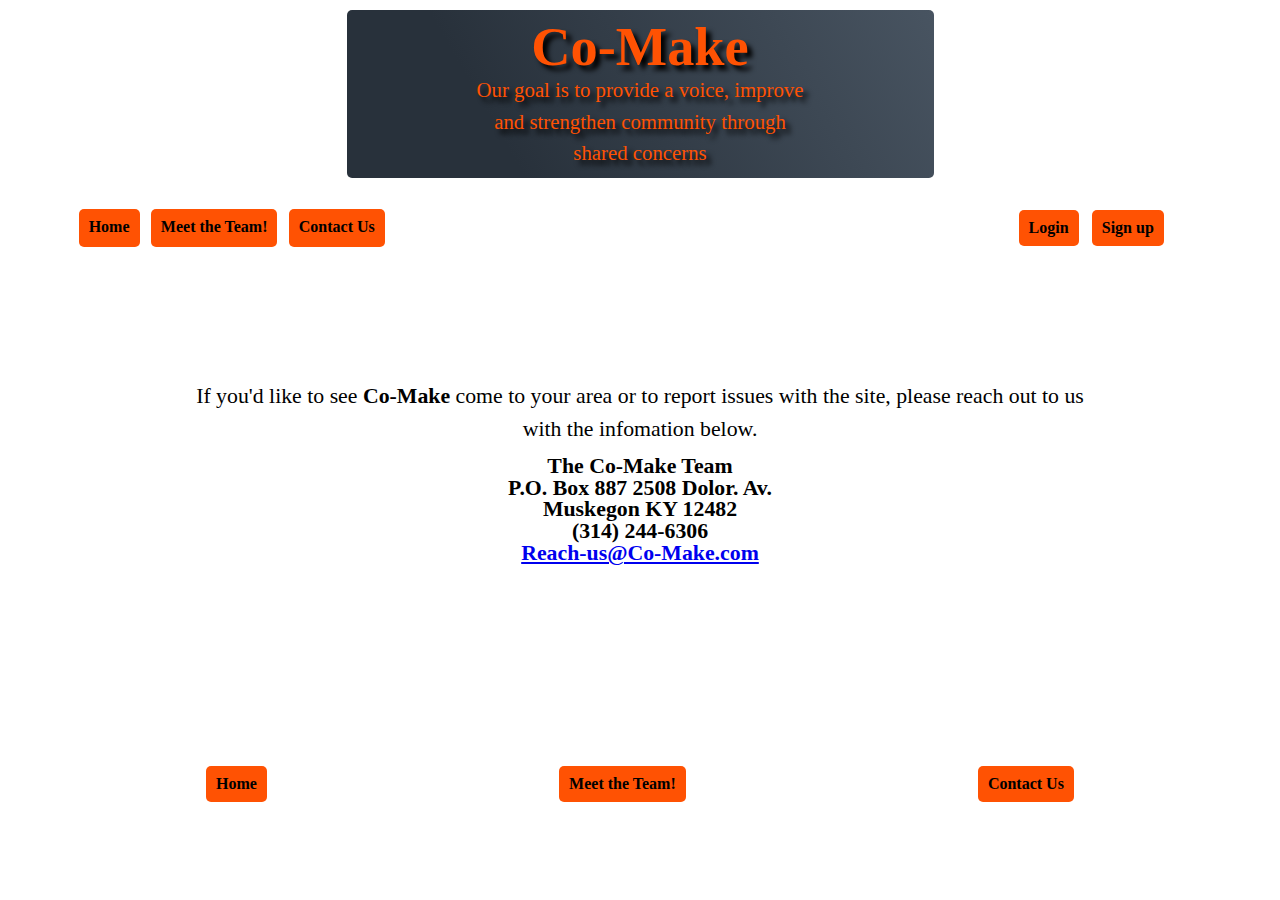
<file: contact-us.html>
<!DOCTYPE html>
<html>
  <head>
    <title>CoMake - Contact Us</title>
    <meta charset="utf-8" />
    <meta name="viewport" content="width=device-width, initial-scale=1, " />
    <link rel="stylesheet" href="./contact.css" />
  </head>
  <body>
    <div>
      <div id="image-cont">
        <!-- Header -->
        <div class="header">
          <!-- Logo -->
          <section class="logo">
            <h1>Co-Make</h1>
            <p class="logo">
              Our goal is to provide a voice, improve and strengthen community
              through shared concerns
            </p>
          </section>
        </div>
        <!-- Nav -->
        <div class="navs">
          <nav id="top-nav">
            <a href="./index.html">Home</a>
            <a href="#">Meet the Team!</a>
            <a href="./contact-us.html">Contact Us</a>
          </nav>
          <nav id="log-nav">
            <a href="https://co-make-nine.vercel.app/login">Login </a>
            <a href="https://co-make-nine.vercel.app/signup">Sign up</a>
          </nav>
        </div>
      </div>
      <!-- Intro -->
      <div class="contact">
        <p>If you'd like to see <span>Co-Make</span> come to your area or to report issues with the site, please reach out to us with the infomation below. </p>
        <address>
          The Co-Make Team <br>
          P.O. Box 887 2508 Dolor. Av. <br>
          Muskegon KY 12482 <br>
          (314) 244-6306 <br>
          <a href="mailto:reach-us@Co-Make.com">Reach-us@Co-Make.com</a>
        </address>
        
      </div>
      <!-- Footer -->
      <div class="footer">
        <nav id="bottom-nav">
          <a href="./index.html">Home</a>
          <a href="#">Meet the Team!</a>
          <a href="./contact-us.html">Contact Us</a>
        </nav>
      </div>
    </div>
  </body>
</html>
</file>
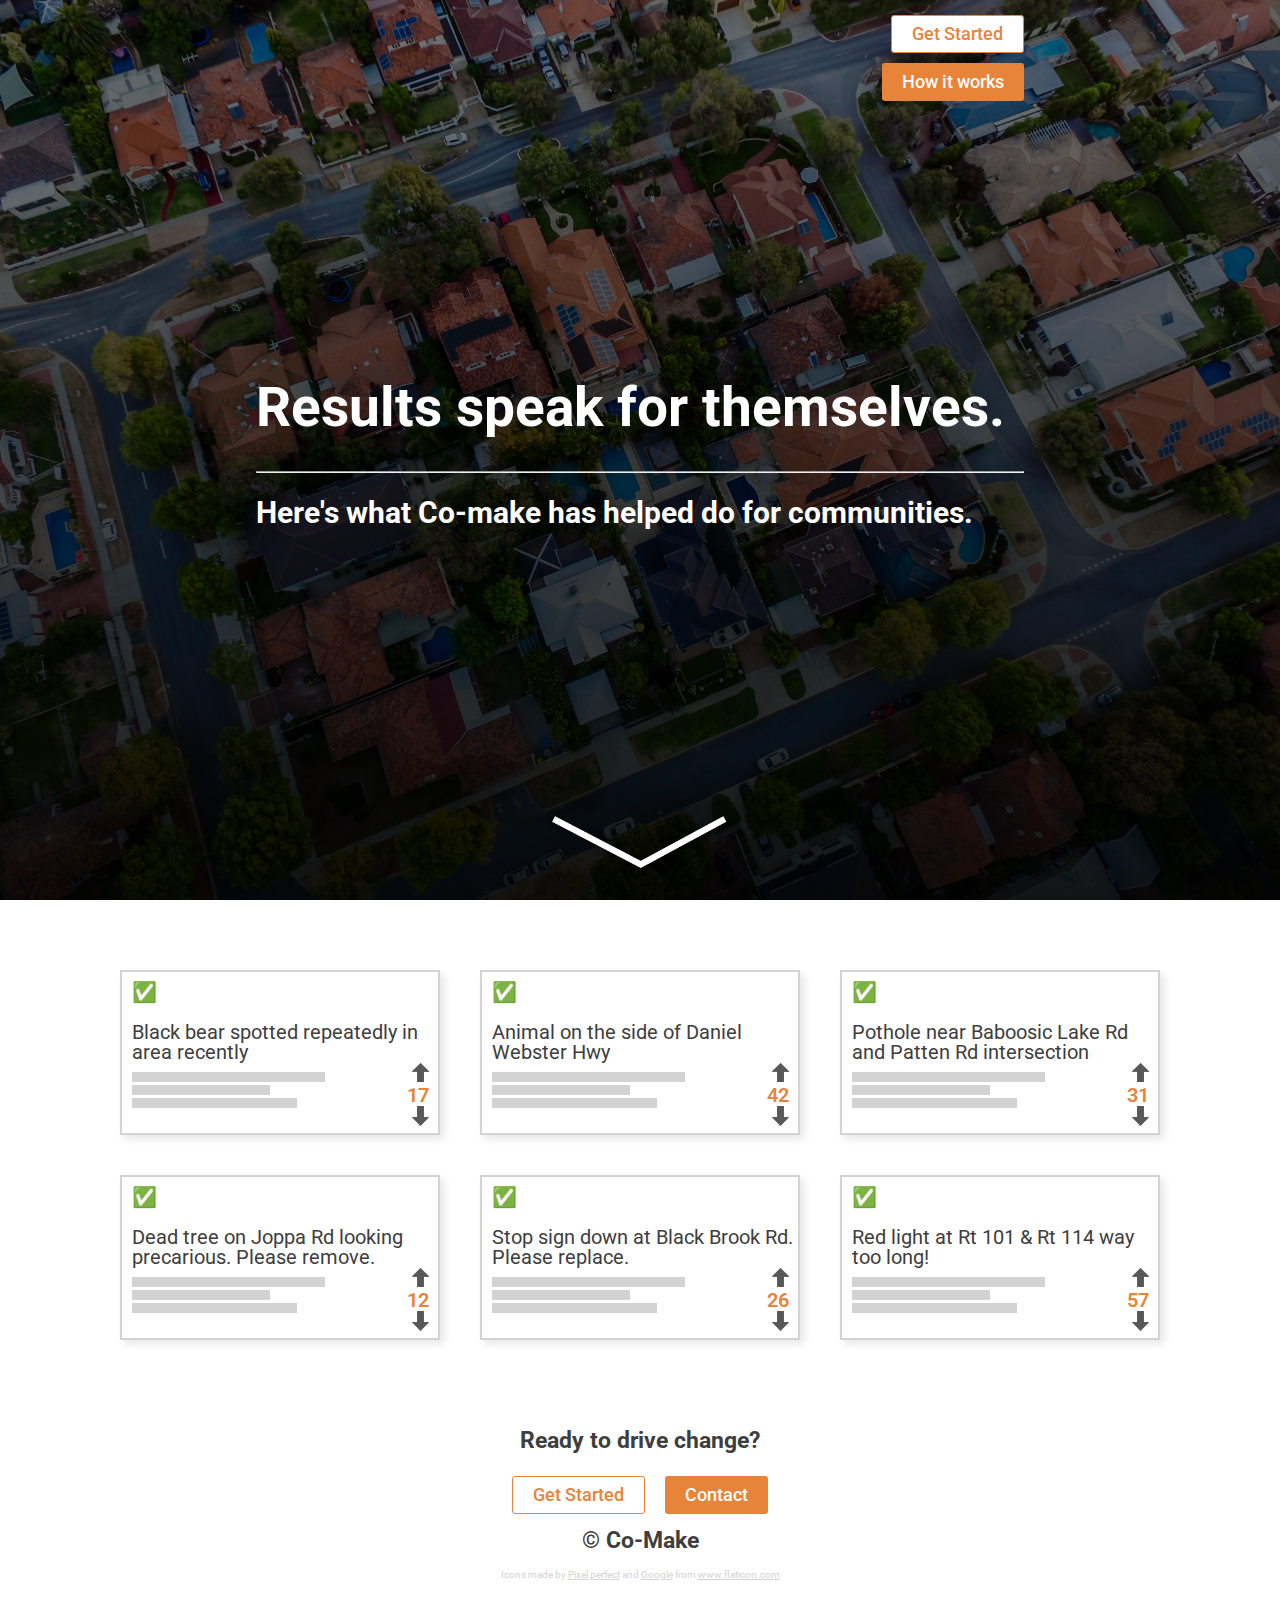
<file: results.html>
<!DOCTYPE html>
<html lang="en">

<head>
	<meta charset="UTF-8">
	<title>Results | Co-make</title>
	<meta name="viewport" content="width=device-width, user-scalable=no, initial-scale=1.0, maximum-scale=1.0, minimum-scale=1.0">
	<link rel="stylesheet" href="styles/results.css">
	<link href="https://fonts.googleapis.com/css2?family=Roboto:ital,wght@0,400;0,500;0,700;0,900;1,400;1,500;1,700;1,900&display=swap" rel="stylesheet">

</head>

<body>
	<header>
		<nav>
			<button type="button" class="login-button">Get Started</button>
			<button type="button" onclick="window.location.href='/index.html#how-it-works';">How it works</button>
		</nav>

		<div>
			<h1>Results speak for themselves.</h1>
			<hr>
			<h2>Here's what Co-make has helped do for communities.</h2>
		</div>

		<div id="scroll-indicator"><img src="/assets/arrow-down-white.png" alt="scroll down indicator" onclick="window.location.href='#main';"></div>

	</header>

	<main id="main">
		<div class="fake-post">
			<p>&#9989; <br><br> Black bear spotted repeatedly in area recently</p>
			<div id="container">
				<div id="fake-text-cont">
					<div class="fake-text" id="ft1"></div>
					<div class="fake-text" id="ft2"></div>
					<div class="fake-text" id="ft3"></div>
				</div>
				<div id="voter">
					<div><img class="arrow" src="/assets/up-arrow.png" alt="up arrow" /></div>
					<p>17</p>
					<div><img class="arrow" src="/assets/down-arrow.png" alt="down arrow" /></div>
				</div>
			</div>
		</div>

		<div class="fake-post">
			<p>&#9989; <br><br> Animal on the side of Daniel Webster Hwy</p>
			<div id="container">
				<div id="fake-text-cont">
					<div class="fake-text" id="ft1"></div>
					<div class="fake-text" id="ft2"></div>
					<div class="fake-text" id="ft3"></div>
				</div>
				<div id="voter">
					<div><img class="arrow" src="/assets/up-arrow.png" alt="up arrow" /></div>
					<p>42</p>
					<div><img class="arrow" src="/assets/down-arrow.png" alt="down arrow" /></div>
				</div>
			</div>
		</div>

		<div class="fake-post">
			<p>&#9989; <br><br> Pothole near Baboosic Lake Rd<br>and Patten Rd intersection</p>
			<div id="container">
				<div id="fake-text-cont">
					<div class="fake-text" id="ft1"></div>
					<div class="fake-text" id="ft2"></div>
					<div class="fake-text" id="ft3"></div>
				</div>
				<div id="voter">
					<div><img class="arrow" src="/assets/up-arrow.png" alt="up arrow" /></div>
					<p>31</p>
					<div><img class="arrow" src="/assets/down-arrow.png" alt="down arrow" /></div>
				</div>
			</div>
		</div>

		<div class="fake-post">
			<p>&#9989; <br><br> Dead tree on Joppa Rd looking precarious. Please remove.</p>
			<div id="container">
				<div id="fake-text-cont">
					<div class="fake-text" id="ft1"></div>
					<div class="fake-text" id="ft2"></div>
					<div class="fake-text" id="ft3"></div>
				</div>
				<div id="voter">
					<div><img class="arrow" src="/assets/up-arrow.png" alt="up arrow" /></div>
					<p>12</p>
					<div><img class="arrow" src="/assets/down-arrow.png" alt="down arrow" /></div>
				</div>
			</div>
		</div>

		<div class="fake-post">
			<p>&#9989; <br><br> Stop sign down at Black Brook Rd. Please replace.</p>
			<div id="container">
				<div id="fake-text-cont">
					<div class="fake-text" id="ft1"></div>
					<div class="fake-text" id="ft2"></div>
					<div class="fake-text" id="ft3"></div>
				</div>
				<div id="voter">
					<div><img class="arrow" src="/assets/up-arrow.png" alt="up arrow" /></div>
					<p>26</p>
					<div><img class="arrow" src="/assets/down-arrow.png" alt="down arrow" /></div>
				</div>
			</div>
		</div>

		<div class="fake-post">
			<p>&#9989; <br><br> Red light at Rt 101 & Rt 114 way too long!</p>
			<div id="container">
				<div id="fake-text-cont">
					<div class="fake-text" id="ft1"></div>
					<div class="fake-text" id="ft2"></div>
					<div class="fake-text" id="ft3"></div>
				</div>
				<div id="voter">
					<div><img class="arrow" src="/assets/up-arrow.png" alt="up arrow" /></div>
					<p>57</p>
					<div><img class="arrow" src="/assets/down-arrow.png" alt="down arrow" /></div>
				</div>
			</div>
		</div>
	</main>
	<article>
		<h2>Ready to drive change?</h2>
	</article>
</body>

<footer>
	<nav>
		<button type="button" class="login-button" onclick="window.location.href='https://co-make-nine.vercel.app/signup';">Get Started</button>
		<button type="button">Contact</button>
	</nav>

	<h2>&copy; Co-Make</h2>
	<p>Icons made by <a href="https://www.flaticon.com/authors/pixel-perfect" title="Pixel perfect">Pixel perfect</a> and <a href="https://www.flaticon.com/authors/google" title="Google">Google</a> from <a href="https://www.flaticon.com/" title="Flaticon"> www.flaticon.com</a></p>
</footer>

</html>
</file>
<file: contact.css>
/* http://meyerweb.com/eric/tools/css/reset/ 
   v2.0 | 20110126
   License: none (public domain)
*/
html, body, div, span, applet, object, iframe,
h1, h2, h3, h4, h5, h6, p, blockquote, pre,
a, abbr, acronym, address, big, cite, code,
del, dfn, em, img, ins, kbd, q, s, samp,
small, strike, strong, sub, sup, tt, var,
b, u, i, center,
dl, dt, dd, ol, ul, li,
fieldset, form, label, legend,
table, caption, tbody, tfoot, thead, tr, th, td,
article, aside, canvas, details, embed,
figure, figcaption, footer, header, hgroup,
menu, nav, output, ruby, section, summary,
time, mark, audio, video {
  margin: 0;
  padding: 0;
  border: 0;
  font-size: 100%;
  font: inherit;
  vertical-align: baseline;
}

/* HTML5 display-role reset for older browsers */
article, aside, details, figcaption, figure,
footer, header, hgroup, menu, nav, section {
  display: block;
}

body {
  line-height: 1;
}

ol, ul {
  list-style: none;
}

blockquote, q {
  quotes: none;
}

blockquote:before, blockquote:after,
q:before, q:after {
  content: '';
  content: none;
}

table {
  border-collapse: collapse;
  border-spacing: 0;
}

body {
  font-size: 62.5%;
  -webkit-box-sizing: border-box;
          box-sizing: border-box;
  font-size: calc(9px + 1vw);
}

body p {
  line-height: 1.5;
  color: black;
}

#image-cont {
  background-image: url(https://picsum.photos/id/188/1600/300);
  margin: 10px;
  border-radius: 5px;
}

.header {
  text-align: center;
  color: #ff5203;
  text-shadow: 5px 5px 5px black;
  background: linear-gradient(240deg, #485461 0%, #28313b 74%);
  width: 45%;
  padding: 10px;
  margin-left: auto;
  margin-right: auto;
  border-radius: 5px;
}

.header h1 {
  font-size: calc(16px + 3vw);
  font-weight: bold;
}

.header p {
  font-size: calc(8px + 1vw);
  width: 60%;
  margin-left: auto;
  margin-right: auto;
  color: #ff5203;
  text-shadow: 5px 5px 5px black;
}

.navs {
  display: -webkit-box;
  display: -ms-flexbox;
  display: flex;
  -ms-flex-wrap: nowrap;
      flex-wrap: nowrap;
  -webkit-box-pack: justify;
      -ms-flex-pack: justify;
          justify-content: space-between;
  margin-top: 2%;
  margin-left: 5%;
  margin-right: 10%;
  text-decoration: none;
}

.navs #top-nav {
  display: -webkit-box;
  display: -ms-flexbox;
  display: flex;
  -ms-flex-wrap: nowrap;
      flex-wrap: nowrap;
  -webkit-box-pack: justify;
      -ms-flex-pack: justify;
          justify-content: space-between;
  -ms-flex-line-pack: center;
      align-content: center;
  justify-items: center;
}

.navs #top-nav a {
  margin: 2%;
  padding: 10px;
  text-decoration: none;
  font-size: 16px;
  color: black;
  font-weight: bold;
  background: #ff5203;
  border-radius: 5px;
  text-align: center;
  white-space: nowrap;
}

.navs #log-nav {
  display: -webkit-box;
  display: -ms-flexbox;
  display: flex;
  -ms-flex-wrap: nowrap;
      flex-wrap: nowrap;
  -webkit-box-pack: justify;
      -ms-flex-pack: justify;
          justify-content: space-between;
  -ms-flex-line-pack: center;
      align-content: center;
  justify-items: center;
}

.navs #log-nav a {
  margin: 5%;
  padding: 10px;
  text-decoration: none;
  font-size: 16px;
  color: black;
  font-weight: bold;
  background: #ff5203;
  border-radius: 5px;
  text-align: center;
  white-space: nowrap;
}

@media only screen and (max-width: 600px) {
  .navs {
    display: -webkit-box;
    display: -ms-flexbox;
    display: flex;
    -webkit-box-orient: vertical;
    -webkit-box-direction: normal;
        -ms-flex-direction: column;
            flex-direction: column;
    -webkit-box-pack: justify;
        -ms-flex-pack: justify;
            justify-content: space-between;
    margin-top: 2%;
    margin-left: auto;
    margin-right: auto;
    text-decoration: none;
  }
  #top-nav {
    display: -webkit-box;
    display: -ms-flexbox;
    display: flex;
    -ms-flex-wrap: nowrap;
        flex-wrap: nowrap;
    -webkit-box-pack: justify;
        -ms-flex-pack: justify;
            justify-content: space-between;
    -ms-flex-line-pack: center;
        align-content: center;
    justify-items: center;
  }
  #top-nav a {
    margin: 1%;
    padding: 5px;
    text-decoration: none;
    font-size: 12px;
    color: black;
    font-weight: bold;
    background: #ff5203;
    border-radius: 5px;
    text-align: center;
    white-space: nowrap;
  }
  #log-nav {
    display: -webkit-box;
    display: -ms-flexbox;
    display: flex;
    -ms-flex-wrap: nowrap;
        flex-wrap: nowrap;
    -webkit-box-pack: justify;
        -ms-flex-pack: justify;
            justify-content: space-between;
    -ms-flex-line-pack: center;
        align-content: center;
    justify-items: center;
  }
  #log-nav a {
    margin: 1%;
    padding: 5px;
    text-decoration: none;
    font-size: 12px;
    color: black;
    font-weight: bold;
    background: #ff5203;
    border-radius: 5px;
    text-align: center;
    white-space: nowrap;
  }
}

.contact {
  margin: 10%;
  width: 70%;
  margin-left: auto;
  margin-right: auto;
  text-align: center;
}

.contact span {
  font-weight: bolder;
}

.contact address {
  margin: 10px;
  font-weight: bolder;
}

.footer {
  margin: 10px;
  background-image: url(https://picsum.photos/id/188/1600/250);
  padding: 50px;
}

.footer #bottom-nav {
  display: -webkit-box;
  display: -ms-flexbox;
  display: flex;
  -ms-flex-wrap: nowrap;
      flex-wrap: nowrap;
  -ms-flex-pack: distribute;
      justify-content: space-around;
  -ms-flex-line-pack: center;
      align-content: center;
  justify-items: center;
}

.footer #bottom-nav a {
  margin: 2%;
  padding: 10px;
  text-decoration: none;
  font-size: 16px;
  color: black;
  font-weight: bold;
  background: #ff5203;
  border-radius: 5px;
  text-align: center;
  white-space: nowrap;
}
/*# sourceMappingURL=contact.css.map */
</file>
<file: styles/results.css>
/*! normalize.css v8.0.1 | MIT License | github.com/necolas/normalize.css */
/* Document================================================================== */
/*1. Correct the line height in all browsers. 2. Prevent adjustments of font size after orientation changes in iOS.*/
html {
  line-height: 1.15;
  /* 1 */
  -webkit-text-size-adjust: 100%;
  /* 2 */ }

/* Sections================================================================== */
/*Remove the margin in all browsers.*/
body {
  margin: 0; }

/*Render the `main` element consistently in IE.*/
main {
  display: block; }

/*Correct the font size and margin on `h1` elements within `section` and `article` contexts in Chrome, Firefox, and Safari.*/
h1 {
  font-size: 2em;
  margin: 0.67em 0; }

/* Grouping content=========================================================== */
/*1. Add the correct box sizing in Firefox. 2. Show the overflow in Edge and IE.*/
hr {
  box-sizing: content-box;
  /* 1 */
  height: 0;
  /* 1 */
  overflow: visible;
  /* 2 */ }

/* 1. Correct the inheritance and scaling of font size in all browsers. 2. Correct the odd `em` font sizing in all browsers. */
pre {
  font-family: monospace, monospace;
  /* 1 */
  font-size: 1em;
  /* 2 */ }

/* Text-level semantics======================================================== */
/* Remove the gray background on active links in IE 10.*/
a {
  background-color: transparent; }

/* 1. Remove the bottom border in Chrome 57- 2. Add the correct text decoration in Chrome, Edge, IE, Opera, and Safari. */
abbr[title] {
  border-bottom: none;
  /* 1 */
  text-decoration: underline;
  /* 2 */
  text-decoration: underline dotted;
  /* 2 */ }

/* Add the correct font weight in Chrome, Edge, and Safari. */
b, strong {
  font-weight: bolder; }

/* 1. Correct the inheritance and scaling of font size in all browsers. 2. Correct the odd `em` font sizing in all browsers. */
code, kbd, samp {
  font-family: monospace, monospace;
  /* 1 */
  font-size: 1em;
  /* 2 */ }

/* Add the correct font size in all browsers. */
small {
  font-size: 80%; }

/* Prevent `sub` and `sup` elements from affecting the line height in all browsers. */
sub, sup {
  font-size: 75%;
  line-height: 0;
  position: relative;
  vertical-align: baseline; }

sub {
  bottom: -0.25em; }

sup {
  top: -0.5em; }

/* Embedded content============================================================== */
/* Remove the border on images inside links in IE 10. */
img {
  border-style: none; }

/* Forms========================================================================= */
/* 1. Change the font styles in all browsers. 2. Remove the margin in Firefox and Safari. */
button, input, optgroup, select, textarea {
  font-family: inherit;
  /* 1 */
  font-size: 100%;
  /* 1 */
  line-height: 1.15;
  /* 1 */
  margin: 0;
  /* 2 */ }

/* Show the overflow in IE. */
button, input {
  overflow: visible; }

/* Remove the inheritance of text transform in Edge, Firefox, and IE. */
button, select {
  text-transform: none; }

/* Correct the inability to style clickable types in iOS and Safari. */
button, [type="button"], [type="reset"], [type="submit"] {
  -webkit-appearance: button; }

/* Remove the inner border and padding in Firefox. */
button::-moz-focus-inner, [type="button"]::-moz-focus-inner, [type="reset"]::-moz-focus-inner, [type="submit"]::-moz-focus-inner {
  border-style: none;
  padding: 0; }

/* Restore the focus styles unset by the previous rule. */
button:-moz-focusring, [type="button"]:-moz-focusring, [type="reset"]:-moz-focusring, [type="submit"]:-moz-focusring {
  outline: 1px dotted ButtonText; }

/* Correct the padding in Firefox. */
fieldset {
  padding: 0.35em 0.75em 0.625em; }

/* 1. Correct the text wrapping in Edge and IE. 2. Correct the color inheritance from `fieldset` elements in IE. 3. Remove the padding so developers are not caught out when they zero out `fieldset` elements in all browsers. */
legend {
  box-sizing: border-box;
  /* 1 */
  color: inherit;
  /* 2 */
  display: table;
  /* 1 */
  max-width: 100%;
  /* 1 */
  padding: 0;
  /* 3 */
  white-space: normal;
  /* 1 */ }

/* Add the correct vertical alignment in Chrome, Firefox, and Opera. */
progress {
  vertical-align: baseline; }

/* Remove the default vertical scrollbar in IE 10+. */
textarea {
  overflow: auto; }

/* 1. Add the correct box sizing in IE 10. 2. Remove the padding in IE 10. */
[type="checkbox"], [type="radio"] {
  box-sizing: border-box;
  /* 1 */
  padding: 0;
  /* 2 */ }

/* Correct the cursor style of increment and decrement buttons in Chrome. */
[type="number"]::-webkit-inner-spin-button, [type="number"]::-webkit-outer-spin-button {
  height: auto; }

/* 1. Correct the odd appearance in Chrome and Safari. 2. Correct the outline style in Safari. */
[type="search"] {
  -webkit-appearance: textfield;
  /* 1 */
  outline-offset: -2px;
  /* 2 */ }

/* Remove the inner padding in Chrome and Safari on macOS. */
[type="search"]::-webkit-search-decoration {
  -webkit-appearance: none; }

/* 1. Correct the inability to style clickable types in iOS and Safari. 2. Change font properties to `inherit` in Safari. */
::-webkit-file-upload-button {
  -webkit-appearance: button;
  /* 1 */
  font: inherit;
  /* 2 */ }

/* Interactive================================================================== */
/* Add the correct display in Edge, IE 10+, and Firefox. */
details {
  display: block; }

/* Add the correct display in all browsers. */
summary {
  display: list-item; }

/* Misc========================================================================== */
/* Add the correct display in IE 10+. */
template {
  display: none; }

/* Add the correct display in IE 10. */
[hidden] {
  display: none; }

/*END NORMALIZE*/
/*START RESET*/
* {
  box-sizing: border-box; }

html {
  font-size: 62.5%; }

body {
  line-height: 1; }

ol, ul {
  list-style: none; }

/*END RESET*/
html {
  font-family: 'Roboto', sans-serif;
  color: #3e3e3e;
  scroll-behavior: smooth; }

h1 {
  font-size: 3.1rem; }

h2 {
  font-size: 2.3rem; }

h3 {
  font-size: 2rem; }

p {
  font-size: 2rem;
  line-height: 2.5rem; }

button {
  font: inherit;
  border: none;
  font-size: 1.5rem;
  font-weight: 500;
  padding: 1rem 2rem;
  border-radius: .3rem;
  color: white;
  background-color: #e8833a;
  margin: .5rem 0;
  cursor: pointer; }
  @media (min-width: 900px) {
    button {
      font-size: 1.8rem; } }

.login-button {
  background-color: white;
  color: #e8833a;
  border: solid #e8833a 0.1rem;
  padding: .9rem 2rem; }

header {
  color: white;
  padding: 0 2.3rem 2.3rem 2.3rem;
  background-image: url(/assets/maximillian-conacher-sPpe2D7VbpM-unsplash.jpg), linear-gradient(rgba(0, 0, 0, 0.5), rgba(0, 0, 0, 0.9));
  background-size: cover;
  background-position: center;
  background-blend-mode: overlay; }
  header nav {
    display: flex;
    justify-content: center;
    align-items: flex-end;
    flex-direction: column;
    padding: 1rem 0; }
  header #scroll-indicator {
    display: none; }
  @media (min-width: 600px) {
    header {
      padding: 0 10vw 10vw 10vw; }
      header h1 {
        font-size: 5vw; }
      header h2 {
        font-size: 3.5vw; } }
  @media (min-width: 900px) {
    header h1 {
      font-size: 5.5rem; }
    header h2 {
      font-size: 3rem; } }
  @media (min-width: 1200px) {
    header {
      display: flex;
      flex-direction: column;
      justify-content: space-between;
      height: 100vh;
      overflow: hidden;
      padding: 0 20vw 0 20vw; }
      header #scroll-indicator {
        display: flex;
        justify-content: center;
        align-items: flex-end; }
      header img {
        height: 12rem;
        cursor: pointer; } }

main {
  display: flex;
  justify-content: center;
  align-items: center;
  flex-flow: row wrap;
  margin: 2rem;
  padding: 5rem 0; }
  @media (min-width: 1200px) {
    main {
      max-width: 143.9rem;
      margin: auto; } }

.fake-post {
  border: solid lightgrey .2rem;
  padding: 1rem 0 .5rem 1rem;
  width: 25.8rem;
  margin: 2rem;
  box-shadow: 4px 4px 8px 0px rgba(0, 0, 0, 0.1), -4px -4px 8px 0px #fff; }
  .fake-post p {
    font-size: 1.5rem;
    line-height: 1.5rem;
    text-align: left;
    margin: 0rem; }
  .fake-post #container {
    display: flex;
    flex: row nowrap; }
    .fake-post #container #fake-text-cont {
      width: 90%; }
      .fake-post #container #fake-text-cont .fake-text {
        height: 1rem;
        background-color: lightgrey;
        margin-top: .3rem; }
      .fake-post #container #fake-text-cont #ft1 {
        width: 70%;
        margin-top: 1rem; }
      .fake-post #container #fake-text-cont #ft2 {
        width: 50%; }
      .fake-post #container #fake-text-cont #ft3 {
        width: 60%;
        margin-bottom: 2rem; }
    .fake-post #container #voter {
      display: flex;
      justify-content: flex-end;
      align-items: flex-end;
      flex-direction: column; }
      .fake-post #container #voter p {
        color: #e8833a;
        font-weight: 600;
        margin: .1rem 0; }
    .fake-post #container .arrow {
      width: 1.7rem; }
  @media (min-width: 1200px) {
    .fake-post {
      width: 32rem; }
      .fake-post p {
        font-size: 2rem;
        line-height: 2rem; } }

article {
  text-align: center; }

footer {
  display: flex;
  justify-content: center;
  align-items: center;
  flex-direction: column; }
  footer nav {
    display: flex;
    justify-content: center;
    align-items: center;
    flex-direction: column; }
  footer h2 {
    margin: 1rem 0 0 0; }
  footer p {
    font-size: 1rem;
    color: lightgrey; }
    footer p a {
      color: lightgrey; }
  @media (min-width: 600px) {
    footer nav {
      flex-direction: row; }
      footer nav button {
        margin-left: 1rem;
        margin-right: 1rem; } }

/*# sourceMappingURL=results.css.map */
</file>
